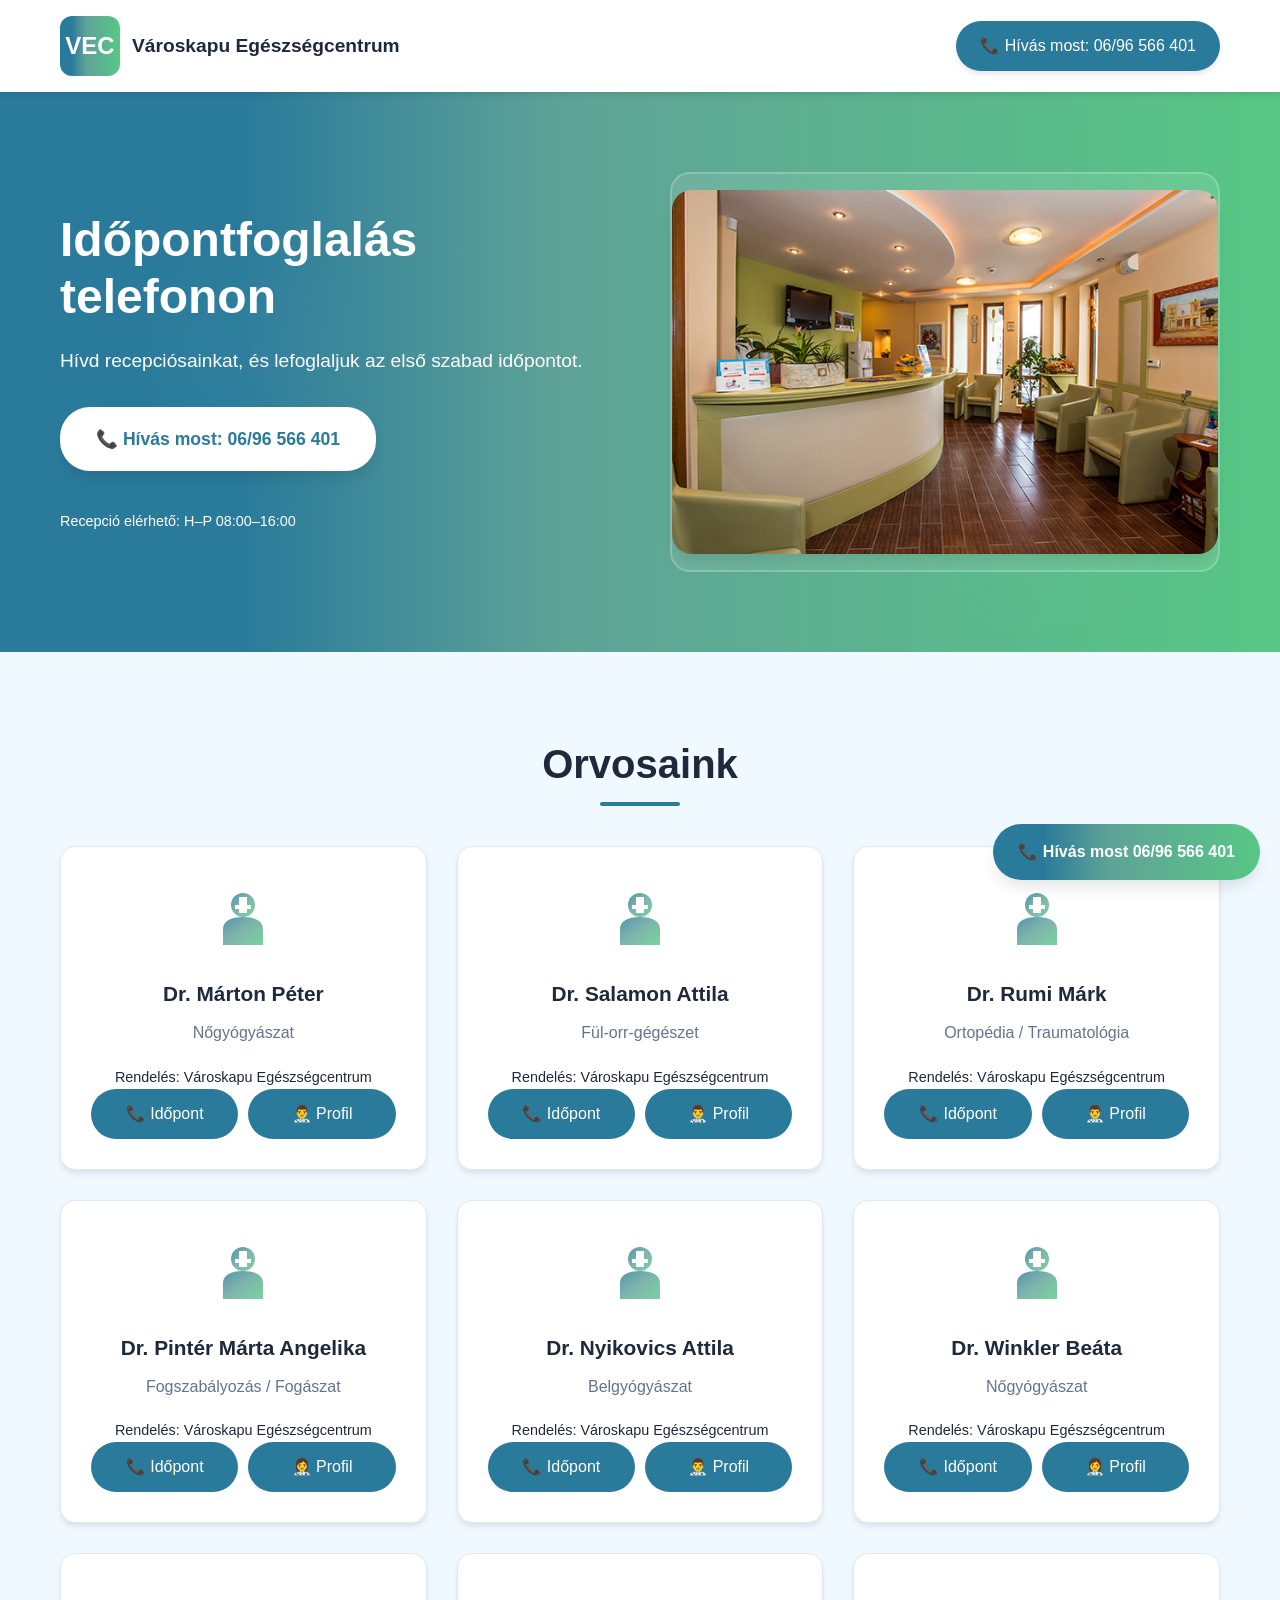
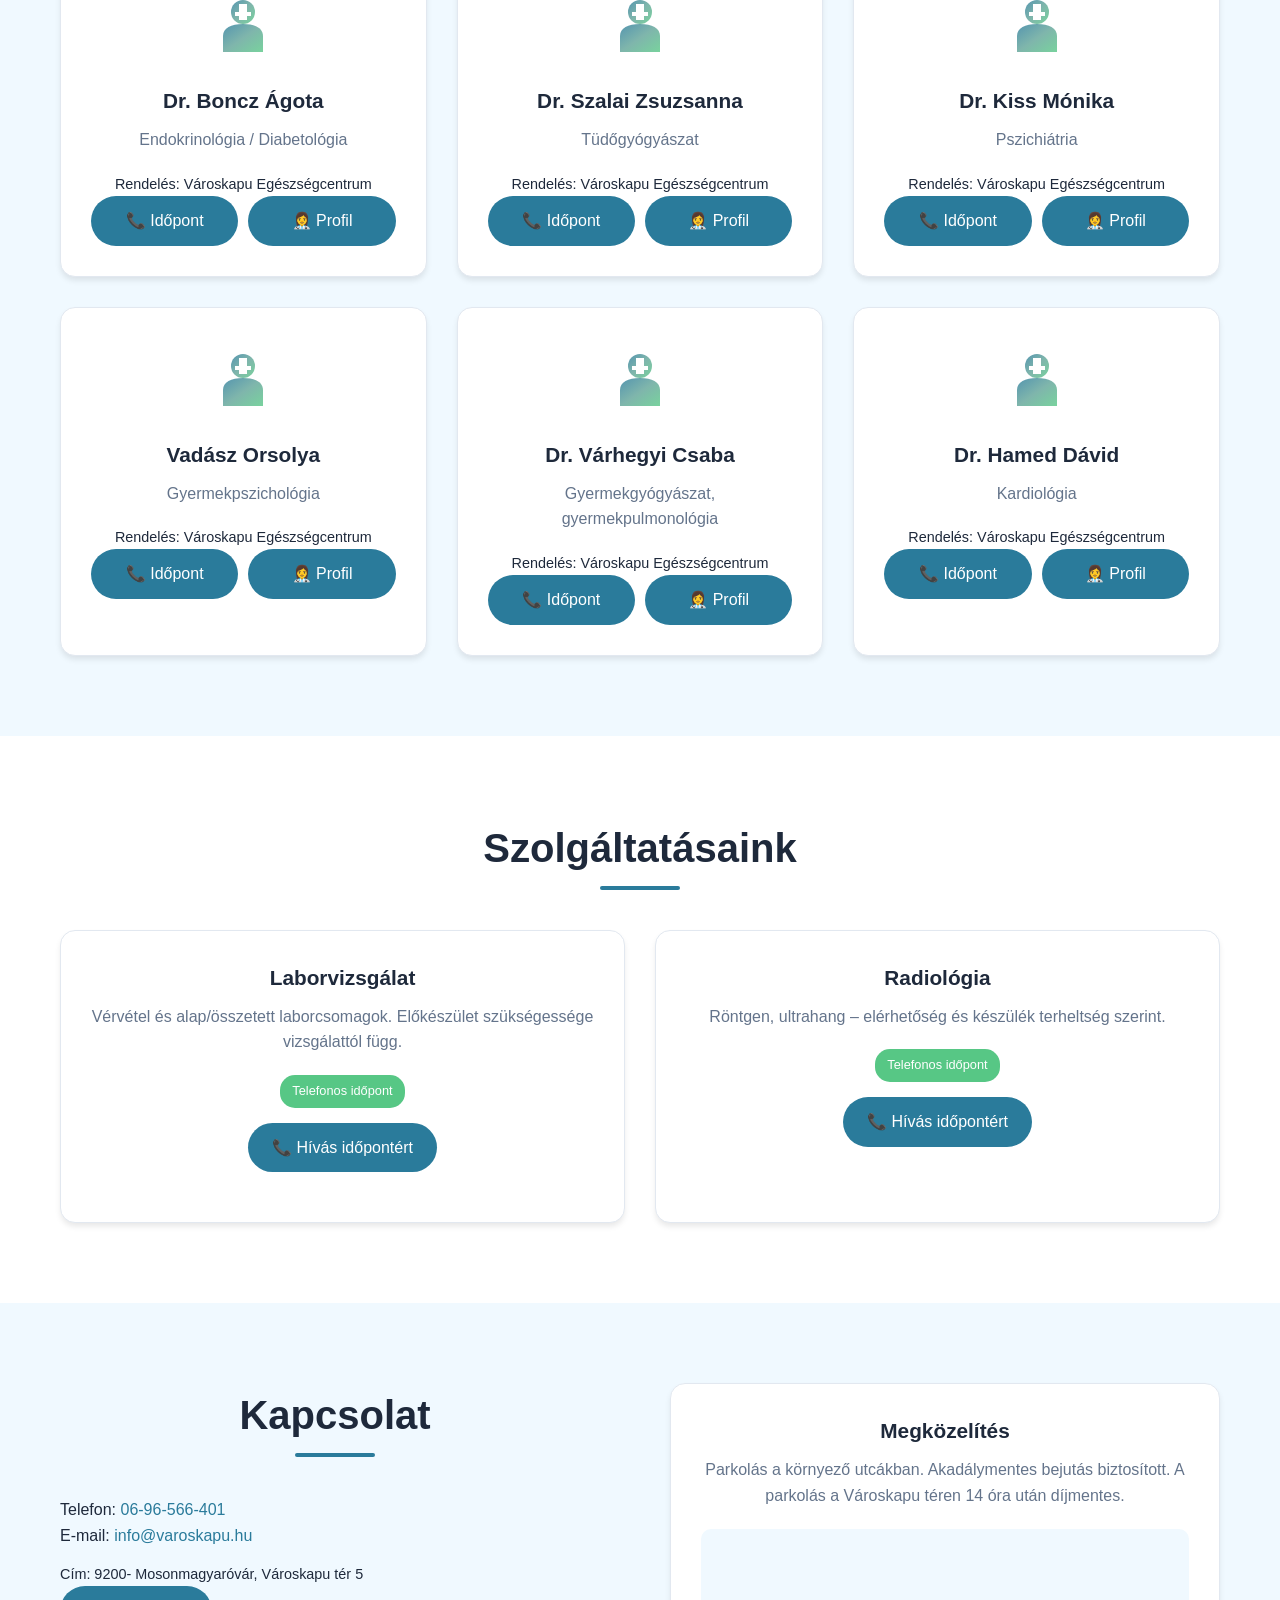
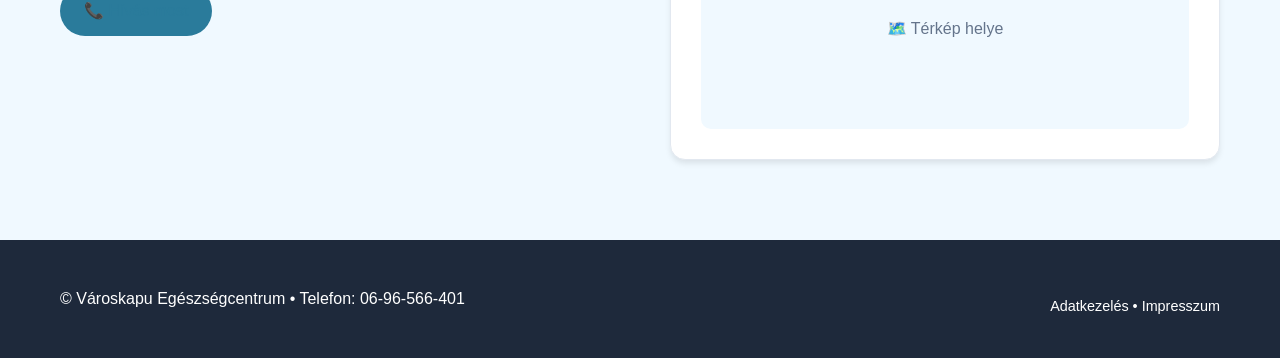
<file: index.html>
<!doctype html>
<html lang="hu">
<head>
  <meta charset="utf-8">
  <meta name="viewport" content="width=device-width, initial-scale=1">
  <title>Városkapu Egészségcentrum – Időpontfoglalás telefonon</title>
  <meta name="description" content="Városkapu Egészségcentrum – Mosonmagyaróvár. Időpontfoglalás telefonon: 06-96-566-401. Orvosaink, laborvizsgálat és radiológia.">
  <style>
    * {
      margin: 0;
      padding: 0;
      box-sizing: border-box;
    }

    :root {
      --primary-color: #2a7b9b;
      --primary-hover: #1f5f7a;
      --secondary-color: #f0f9ff;
      --accent-color: #57c785;
      --text-dark: #1e293b;
      --text-light: #64748b;
      --white: #ffffff;
      --border-color: #e2e8f0;
      --shadow: 0 4px 6px -1px rgba(0, 0, 0, 0.1);
      --shadow-lg: 0 10px 15px -3px rgba(0, 0, 0, 0.1);
      --gradient: linear-gradient(90deg, rgba(42, 123, 155, 1) 19%, rgba(95, 163, 151, 1) 44%, rgba(87, 199, 133, 1) 100%);
      --medical-gradient: linear-gradient(90deg, rgba(42, 123, 155, 1) 19%, rgba(95, 163, 151, 1) 44%, rgba(87, 199, 133, 1) 100%);
    }

    body {
      font-family: 'Segoe UI', Tahoma, Geneva, Verdana, sans-serif;
      line-height: 1.6;
      color: var(--text-dark);
      background-color: var(--white);
    }

    .container {
      max-width: 1200px;
      margin: 0 auto;
      padding: 0 20px;
    }

    /* Header Styles */
    .header {
      background: var(--white);
      box-shadow: var(--shadow);
      position: sticky;
      top: 0;
      z-index: 1000;
      transition: all 0.3s ease;
    }

    .header-inner {
      display: flex;
      justify-content: space-between;
      align-items: center;
      padding: 1rem 20px;
    }

    .brand {
      display: flex;
      align-items: center;
      gap: 12px;
      text-decoration: none;
      color: var(--text-dark);
      font-weight: 600;
      font-size: 1.2rem;
      transition: transform 0.3s ease;
    }

    .brand:hover {
      transform: scale(1.05);
    }

    .logo {
      width: 60px;
      height: 60px;
      border-radius: 12px;
      transition: transform 0.3s ease;
    }

    .brand:hover .logo {
      transform: rotate(5deg);
    }

    .header-cta {
      background: var(--primary-color);
      color: var(--white);
      padding: 12px 24px;
      text-decoration: none;
      border-radius: 25px;
      font-weight: 500;
      transition: all 0.3s ease;
      box-shadow: var(--shadow);
    }

    .header-cta:hover {
      background: var(--primary-hover);
      transform: translateY(-2px);
      box-shadow: var(--shadow-lg);
    }

    /* Hero Section */
    .hero {
      background: var(--medical-gradient);
      color: var(--white);
      padding: 80px 0;
      position: relative;
      overflow: hidden;
    }

    .hero::before {
      content: '';
      position: absolute;
      top: 0;
      left: 0;
      right: 0;
      bottom: 0;
      background: url('data:image/svg+xml,<svg xmlns="http://www.w3.org/2000/svg" viewBox="0 0 1000 1000"><defs><radialGradient id="a"><stop offset="0%" stop-color="white" stop-opacity="0.1"/><stop offset="100%" stop-color="white" stop-opacity="0"/></radialGradient></defs><circle cx="200" cy="200" r="100" fill="url(%23a)"/><circle cx="800" cy="300" r="150" fill="url(%23a)"/><circle cx="400" cy="700" r="80" fill="url(%23a)"/></svg>') no-repeat;
      background-size: cover;
      opacity: 0.3;
    }

    .container-hero-inner {
      display: grid;
      grid-template-columns: 1fr 1fr;
      gap: 60px;
      align-items: center;
      position: relative;
      z-index: 1;
    }

    .hero h1 {
      font-size: 3rem;
      font-weight: 700;
      margin-bottom: 20px;
      line-height: 1.2;
      animation: fadeInUp 0.8s ease-out;
    }

    .hero p {
      font-size: 1.2rem;
      margin-bottom: 30px;
      opacity: 0.9;
      animation: fadeInUp 0.8s ease-out 0.2s both;
    }

    .cta {
      display: inline-block;
      background: var(--white);
      color: var(--primary-color);
      padding: 18px 36px;
      text-decoration: none;
      border-radius: 30px;
      font-weight: 600;
      font-size: 1.1rem;
      transition: all 0.3s ease;
      box-shadow: var(--shadow-lg);
      animation: fadeInUp 0.8s ease-out 0.4s both, pulse 2s infinite;
      position: relative;
      overflow: hidden;
    }

    .cta::before {
      content: '';
      position: absolute;
      top: 50%;
      left: 50%;
      width: 0;
      height: 0;
      background: rgba(42, 123, 155, 0.1);
      border-radius: 50%;
      transform: translate(-50%, -50%);
      transition: all 0.6s ease;
    }

    .cta:hover::before {
      width: 300px;
      height: 300px;
    }

    .cta:hover {
      transform: translateY(-3px) scale(1.05);
      box-shadow: 0 15px 25px -5px rgba(42, 123, 155, 0.3);
      background: var(--secondary-color);
    }

    @keyframes pulse {
      0%, 100% {
        box-shadow: 0 15px 25px -5px rgba(42, 123, 155, 0.4);
      }
      50% {
        box-shadow: 0 15px 35px -5px rgba(87, 199, 133, 0.6);
      }
    }

    .hero-image {
      position: relative;
      animation: fadeInRight 0.8s ease-out 0.6s both;
    }

    .hero-image img {
      width: 100%;
      height: auto;
      border-radius: 20px;
      box-shadow: var(--shadow-lg);
      transition: transform 0.3s ease;
    }

    .hero-image:hover img {
      transform: scale(1.05);
    }

    .small {
      font-size: 0.9rem;
      opacity: 0.8;
      margin-top: 15px;
      animation: fadeInUp 0.8s ease-out 0.6s both;
    }

    /* Section Styles */
    .section {
      padding: 80px 0;
    }

    .section:nth-child(even) {
      background: var(--secondary-color);
    }

    .section h2 {
      font-size: 2.5rem;
      text-align: center;
      margin-bottom: 50px;
      color: var(--text-dark);
      position: relative;
    }

    .section h2::after {
      content: '';
      position: absolute;
      bottom: -10px;
      left: 50%;
      transform: translateX(-50%);
      width: 80px;
      height: 4px;
      background: var(--primary-color);
      border-radius: 2px;
    }

    /* Grid Layout */
    .grid {
      display: grid;
      grid-template-columns: repeat(auto-fit, minmax(300px, 1fr));
      gap: 30px;
      margin-top: 40px;
    }

    /* Card Styles */
    .card {
      background: var(--white);
      border-radius: 15px;
      padding: 30px;
      box-shadow: var(--shadow);
      transition: all 0.3s ease;
      border: 1px solid var(--border-color);
      position: relative;
      overflow: hidden;
      text-align: center;
    }

    .card::before {
      content: '';
      position: absolute;
      top: 0;
      left: 0;
      right: 0;
      height: 4px;
      background: var(--medical-gradient);
      transform: scaleX(0);
      transition: transform 0.3s ease;
    }

    .card:hover {
      transform: translateY(-8px);
      box-shadow: var(--shadow-lg);
    }

    .card:hover::before {
      transform: scaleX(1);
    }

    .card h3 {
      font-size: 1.3rem;
      margin-bottom: 10px;
      color: var(--text-dark);
    }

    .card p {
      color: var(--text-light);
      margin-bottom: 20px;
    }

    .doctor-image {
      display: flex;
      justify-content: center;
      margin-bottom: 20px;
    }

    .doctor-image svg {
      transition: transform 0.3s ease;
    }

    .card:hover .doctor-image svg {
      transform: scale(1.1) rotate(5deg);
    }

    .doctor-buttons {
      display: flex;
      gap: 10px;
      justify-content: center;
      flex-wrap: wrap;
    }

    .btn-primary {
      background: var(--primary-color);
      flex: 1;
      min-width: 120px;
    }

    .btn-secondary {
      background: var(--accent-color);
      flex: 1;
      min-width: 120px;
    }

    .btn-secondary:hover {
      background: #45b373;
    }

    .btn {
      display: inline-block;
      background: var(--primary-color);
      color: var(--white);
      padding: 12px 24px;
      text-decoration: none;
      border-radius: 25px;
      font-weight: 500;
      transition: all 0.3s ease;
      border: none;
      cursor: pointer;
    }

    .btn:hover {
      background: var(--primary-hover);
      transform: translateY(-2px);
    }

    .badge {
      display: inline-block;
      background: var(--accent-color);
      color: var(--white);
      padding: 6px 12px;
      border-radius: 15px;
      font-size: 0.8rem;
      font-weight: 500;
      margin-bottom: 15px;
    }

    /* Contact Section */
    .kapcsolat {
      display: grid;
      grid-template-columns: 1fr 1fr;
      gap: 60px;
      align-items: start;
    }

    .kapcsolat a {
      color: var(--primary-color);
      text-decoration: none;
      transition: color 0.3s ease;
    }

    .kapcsolat a:hover {
      color: var(--primary-hover);
    }

    /* Footer */
    .footer {
      background: var(--text-dark);
      color: var(--white);
      padding: 40px 0;
    }

    .footer .container {
      display: flex;
      justify-content: space-between;
      align-items: center;
    }

    .footer .small {
      opacity: 0.7;
    }

    /* Sticky CTA */
    .sticky-cta {
      position: fixed;
      bottom: 20px;
      right: 20px;
      z-index: 1000;
      animation: slideInUp 0.5s ease-out;
    }

    .sticky-cta a {
      display: block;
      background: var(--medical-gradient);
      color: var(--white);
      padding: 15px 25px;
      border-radius: 30px;
      text-decoration: none;
      font-weight: 600;
      box-shadow: var(--shadow-lg);
      transition: all 0.3s ease;
      animation: floatUpDown 3s ease-in-out infinite;
    }

    @keyframes floatUpDown {
      0%, 100% {
        transform: translateY(0px);
      }
      50% {
        transform: translateY(-5px);
      }
    }

    .sticky-cta a:hover {
      transform: translateY(-3px);
      box-shadow: 0 15px 25px -5px rgba(0, 0, 0, 0.3);
    }

    /* Animations */
    @keyframes fadeInUp {
      from {
        opacity: 0;
        transform: translateY(30px);
      }
      to {
        opacity: 1;
        transform: translateY(0);
      }
    }

    @keyframes fadeInRight {
      from {
        opacity: 0;
        transform: translateX(30px);
      }
      to {
        opacity: 1;
        transform: translateX(0);
      }
    }

    @keyframes slideInUp {
      from {
        transform: translateY(100px);
        opacity: 0;
      }
      to {
        transform: translateY(0);
        opacity: 1;
      }
    }

    /* Scroll animations */
    .scroll-reveal {
      opacity: 0;
      transform: translateY(50px);
      transition: all 0.6s ease;
    }

    .scroll-reveal.revealed {
      opacity: 1;
      transform: translateY(0);
    }

    /* Responsive Design */
    @media (max-width: 768px) {
      .container-hero-inner {
        grid-template-columns: 1fr;
        gap: 40px;
        text-align: center;
      }

      .hero h1 {
        font-size: 2.2rem;
      }

      .header-inner {
        flex-direction: column;
        gap: 20px;
        text-align: center;
      }

      .brand-text {
        display: none;
      }

      .grid {
        grid-template-columns: 1fr;
      }

      .kapcsolat {
        grid-template-columns: 1fr;
        gap: 40px;
      }

      .footer .container {
        flex-direction: column;
        gap: 20px;
        text-align: center;
      }

      .section h2 {
        font-size: 2rem;
      }

      .sticky-cta {
        bottom: 10px;
        right: 10px;
      }

      .sticky-cta a {
        padding: 12px 20px;
        font-size: 0.9rem;
      }
    }

    @media (max-width: 480px) {
      .hero {
        padding: 60px 0;
      }

      .hero h1 {
        font-size: 1.8rem;
      }

      .section {
        padding: 60px 0;
      }

      .card {
        padding: 20px;
      }
    }

    /* Loading animation */
    .page-loader {
      position: fixed;
      top: 0;
      left: 0;
      width: 100%;
      height: 100%;
      background: var(--white);
      display: flex;
      justify-content: center;
      align-items: center;
      z-index: 10000;
      transition: opacity 0.5s ease;
    }

    .loader {
      width: 50px;
      height: 50px;
      border: 4px solid var(--border-color);
      border-top: 4px solid var(--primary-color);
      border-radius: 50%;
      animation: spin 1s linear infinite;
    }

    @keyframes spin {
      0% { transform: rotate(0deg); }
      100% { transform: rotate(360deg); }
    }

    .page-loader.hidden {
      opacity: 0;
      pointer-events: none;
    }
  </style>
</head>
<body>
  <!-- Page Loader -->
  <div class="page-loader" id="pageLoader">
    <div class="loader"></div>
  </div>

  <header class="header">
    <div class="header-inner container">
      <a class="brand" href="/">
        <div class="logo" style="width: 60px; height: 60px; background: var(--medical-gradient); border-radius: 12px; display: flex; align-items: center; justify-content: center; color: white; font-weight: bold; font-size: 1.5rem;">VEC</div>
        <span class="brand-text">Városkapu Egészségcentrum</span>
      </a>
      <a href="tel:+3696566401" class="header-cta" data-label="header_cta">📞 Hívás most: 06/96 566 401</a>
    </div>
  </header>

  <main>
    <section class="hero">
      <div class="container">
        <div class="container-hero-inner" id="hero-inner">
          <div id="hero-cta">
            <h1>Időpontfoglalás telefonon</h1>
            <p>Hívd recepciósainkat, és lefoglaljuk az első szabad időpontot.</p>
            <p>
              <a class="cta" href="tel:+3696566401" data-label="hero_cta">
                📞 Hívás most: 06/96 566 401
              </a>
            </p>
            <div class="small">Recepció elérhető: H–P 08:00–16:00</div>
          </div>

          <div class="hero-image">
            <div style="width: 100%; height: 400px; background: rgba(255,255,255,0.1); border-radius: 20px; display: flex; align-items: center; justify-content: center; color: white; font-size: 1.2rem; backdrop-filter: blur(10px); border: 2px solid rgba(255,255,255,0.2);">
              <img

  src="IMG_2828.jpg"

  alt="Recepció – Városkapu Egészségcentrum"

  decoding="async"

  fetchpriority="high"

  loading="eager"

/>
            </div>
          </div>
        </div>
      </div>
    </section>

    <section class="section scroll-reveal">
      <div class="container">
        <h2>Orvosaink</h2>
        <div class="grid">
          <article class="card">
            <div class="doctor-image">
              <svg width="80" height="80" viewBox="0 0 100 100" xmlns="http://www.w3.org/2000/svg">
                <defs>
                  <linearGradient id="doctorGrad1" x1="0%" y1="0%" x2="100%" y2="100%">
                    <stop offset="0%" style="stop-color:#2a7b9b;stop-opacity:1" />
                    <stop offset="50%" style="stop-color:#5fa397;stop-opacity:1" />
                    <stop offset="100%" style="stop-color:#57c785;stop-opacity:1" />
                  </linearGradient>
                </defs>
                <circle cx="50" cy="35" r="15" fill="url(#doctorGrad1)" opacity="0.8"/>
                <path d="M25 65 C25 55, 35 50, 50 50 C65 50, 75 55, 75 65 L75 85 L25 85 Z" fill="url(#doctorGrad1)" opacity="0.8"/>
                <path d="M45 25 L55 25 L55 45 L45 45 Z" fill="white"/>
                <path d="M40 35 L60 35 L60 40 L40 40 Z" fill="white"/>
              </svg>
            </div>
            <h3>Dr. Márton Péter</h3>
            <p>Nőgyógyászat</p>
            <div class="small">Rendelés: Városkapu Egészségcentrum</div>
            <div class="doctor-buttons">
              <a class="btn btn-primary" href="tel:+3696566401" data-label="orvos_kartya_dr-marton-peter">📞 Időpont</a>
              <a class="btn btn-secondary" href="/orvosok/dr-marton-peter" data-label="orvos_profil_dr-marton-peter">👨‍⚕️ Profil</a>
            </div>
          </article>
          <article class="card">
            <div class="doctor-image">
              <svg width="80" height="80" viewBox="0 0 100 100" xmlns="http://www.w3.org/2000/svg">
                <defs>
                  <linearGradient id="doctorGrad2" x1="0%" y1="0%" x2="100%" y2="100%">
                    <stop offset="0%" style="stop-color:#2a7b9b;stop-opacity:1" />
                    <stop offset="50%" style="stop-color:#5fa397;stop-opacity:1" />
                    <stop offset="100%" style="stop-color:#57c785;stop-opacity:1" />
                  </linearGradient>
                </defs>
                <circle cx="50" cy="35" r="15" fill="url(#doctorGrad2)" opacity="0.8"/>
                <path d="M25 65 C25 55, 35 50, 50 50 C65 50, 75 55, 75 65 L75 85 L25 85 Z" fill="url(#doctorGrad2)" opacity="0.8"/>
                <path d="M45 25 L55 25 L55 45 L45 45 Z" fill="white"/>
                <path d="M40 35 L60 35 L60 40 L40 40 Z" fill="white"/>
              </svg>
            </div>
            <h3>Dr. Salamon Attila</h3>
            <p>Fül-orr-gégészet</p>
            <div class="small">Rendelés: Városkapu Egészségcentrum</div>
            <div class="doctor-buttons">
              <a class="btn btn-primary" href="tel:+3696566401" data-label="orvos_kartya_dr-salamon-attila">📞 Időpont</a>
              <a class="btn btn-secondary" href="/orvosok/dr-salamon-attila" data-label="orvos_profil_dr-salamon-attila">👨‍⚕️ Profil</a>
            </div>
          </article>
          <article class="card">
            <div class="doctor-image">
              <svg width="80" height="80" viewBox="0 0 100 100" xmlns="http://www.w3.org/2000/svg">
                <defs>
                  <linearGradient id="doctorGrad3" x1="0%" y1="0%" x2="100%" y2="100%">
                    <stop offset="0%" style="stop-color:#2a7b9b;stop-opacity:1" />
                    <stop offset="50%" style="stop-color:#5fa397;stop-opacity:1" />
                    <stop offset="100%" style="stop-color:#57c785;stop-opacity:1" />
                  </linearGradient>
                </defs>
                <circle cx="50" cy="35" r="15" fill="url(#doctorGrad3)" opacity="0.8"/>
                <path d="M25 65 C25 55, 35 50, 50 50 C65 50, 75 55, 75 65 L75 85 L25 85 Z" fill="url(#doctorGrad3)" opacity="0.8"/>
                <path d="M45 25 L55 25 L55 45 L45 45 Z" fill="white"/>
                <path d="M40 35 L60 35 L60 40 L40 40 Z" fill="white"/>
              </svg>
            </div>
            <h3>Dr. Rumi Márk</h3>
            <p>Ortopédia / Traumatológia</p>
            <div class="small">Rendelés: Városkapu Egészségcentrum</div>
            <div class="doctor-buttons">
              <a class="btn btn-primary" href="tel:+3696566401" data-label="orvos_kartya_dr-rumi-mark">📞 Időpont</a>
              <a class="btn btn-secondary" href="/orvosok/dr-rumi-mark" data-label="orvos_profil_dr-rumi-mark">👨‍⚕️ Profil</a>
            </div>
          </article>
          <article class="card">
            <div class="doctor-image">
              <svg width="80" height="80" viewBox="0 0 100 100" xmlns="http://www.w3.org/2000/svg">
                <defs>
                  <linearGradient id="doctorGrad4" x1="0%" y1="0%" x2="100%" y2="100%">
                    <stop offset="0%" style="stop-color:#2a7b9b;stop-opacity:1" />
                    <stop offset="50%" style="stop-color:#5fa397;stop-opacity:1" />
                    <stop offset="100%" style="stop-color:#57c785;stop-opacity:1" />
                  </linearGradient>
                </defs>
                <circle cx="50" cy="35" r="15" fill="url(#doctorGrad4)" opacity="0.8"/>
                <path d="M25 65 C25 55, 35 50, 50 50 C65 50, 75 55, 75 65 L75 85 L25 85 Z" fill="url(#doctorGrad4)" opacity="0.8"/>
                <path d="M45 25 L55 25 L55 45 L45 45 Z" fill="white"/>
                <path d="M40 35 L60 35 L60 40 L40 40 Z" fill="white"/>
              </svg>
            </div>
            <h3>Dr. Pintér Márta Angelika</h3>
            <p>Fogszabályozás / Fogászat</p>
            <div class="small">Rendelés: Városkapu Egészségcentrum</div>
            <div class="doctor-buttons">
              <a class="btn btn-primary" href="tel:+3696566401" data-label="orvos_kartya_dr-pinter-marta-angelika">📞 Időpont</a>
              <a class="btn btn-secondary" href="/orvosok/dr-pinter-marta-angelika" data-label="orvos_profil_dr-pinter-marta-angelika">👩‍⚕️ Profil</a>
            </div>
          </article>
          <article class="card">
            <div class="doctor-image">
              <svg width="80" height="80" viewBox="0 0 100 100" xmlns="http://www.w3.org/2000/svg">
                <defs>
                  <linearGradient id="doctorGrad5" x1="0%" y1="0%" x2="100%" y2="100%">
                    <stop offset="0%" style="stop-color:#2a7b9b;stop-opacity:1" />
                    <stop offset="50%" style="stop-color:#5fa397;stop-opacity:1" />
                    <stop offset="100%" style="stop-color:#57c785;stop-opacity:1" />
                  </linearGradient>
                </defs>
                <circle cx="50" cy="35" r="15" fill="url(#doctorGrad5)" opacity="0.8"/>
                <path d="M25 65 C25 55, 35 50, 50 50 C65 50, 75 55, 75 65 L75 85 L25 85 Z" fill="url(#doctorGrad5)" opacity="0.8"/>
                <path d="M45 25 L55 25 L55 45 L45 45 Z" fill="white"/>
                <path d="M40 35 L60 35 L60 40 L40 40 Z" fill="white"/>
              </svg>
            </div>
            <h3>Dr. Nyikovics Attila</h3>
            <p>Belgyógyászat</p>
            <div class="small">Rendelés: Városkapu Egészségcentrum</div>
            <div class="doctor-buttons">
              <a class="btn btn-primary" href="tel:+3696566401" data-label="orvos_kartya_dr-nyikovics-attila">📞 Időpont</a>
              <a class="btn btn-secondary" href="/orvosok/dr-nyikovics-attila" data-label="orvos_profil_dr-nyikovics-attila">👨‍⚕️ Profil</a>
            </div>
          </article>
          <article class="card">
            <div class="doctor-image">
              <svg width="80" height="80" viewBox="0 0 100 100" xmlns="http://www.w3.org/2000/svg">
                <defs>
                  <linearGradient id="doctorGrad6" x1="0%" y1="0%" x2="100%" y2="100%">
                    <stop offset="0%" style="stop-color:#2a7b9b;stop-opacity:1" />
                    <stop offset="50%" style="stop-color:#5fa397;stop-opacity:1" />
                    <stop offset="100%" style="stop-color:#57c785;stop-opacity:1" />
                  </linearGradient>
                </defs>
                <circle cx="50" cy="35" r="15" fill="url(#doctorGrad6)" opacity="0.8"/>
                <path d="M25 65 C25 55, 35 50, 50 50 C65 50, 75 55, 75 65 L75 85 L25 85 Z" fill="url(#doctorGrad6)" opacity="0.8"/>
                <path d="M45 25 L55 25 L55 45 L45 45 Z" fill="white"/>
                <path d="M40 35 L60 35 L60 40 L40 40 Z" fill="white"/>
              </svg>
            </div>
            <h3>Dr. Winkler Beáta</h3>
            <p>Nőgyógyászat</p>
            <div class="small">Rendelés: Városkapu Egészségcentrum</div>
            <div class="doctor-buttons">
              <a class="btn btn-primary" href="tel:+3696566401" data-label="orvos_kartya_dr-winkler-beata">📞 Időpont</a>
              <a class="btn btn-secondary" href="/orvosok/dr-winkler-beata" data-label="orvos_profil_dr-winkler-beata">👩‍⚕️ Profil</a>
            </div>
          </article>
          <article class="card">
            <div class="doctor-image">
              <svg width="80" height="80" viewBox="0 0 100 100" xmlns="http://www.w3.org/2000/svg">
                <defs>
                  <linearGradient id="doctorGrad7" x1="0%" y1="0%" x2="100%" y2="100%">
                    <stop offset="0%" style="stop-color:#2a7b9b;stop-opacity:1" />
                    <stop offset="50%" style="stop-color:#5fa397;stop-opacity:1" />
                    <stop offset="100%" style="stop-color:#57c785;stop-opacity:1" />
                  </linearGradient>
                </defs>
                <circle cx="50" cy="35" r="15" fill="url(#doctorGrad7)" opacity="0.8"/>
                <path d="M25 65 C25 55, 35 50, 50 50 C65 50, 75 55, 75 65 L75 85 L25 85 Z" fill="url(#doctorGrad7)" opacity="0.8"/>
                <path d="M45 25 L55 25 L55 45 L45 45 Z" fill="white"/>
                <path d="M40 35 L60 35 L60 40 L40 40 Z" fill="white"/>
              </svg>
            </div>
            <h3>Dr. Boncz Ágota</h3>
            <p>Endokrinológia / Diabetológia</p>
            <div class="small">Rendelés: Városkapu Egészségcentrum</div>
            <div class="doctor-buttons">
              <a class="btn btn-primary" href="tel:+3696566401" data-label="orvos_kartya_dr-boncz-agota">📞 Időpont</a>
              <a class="btn btn-secondary" href="/orvosok/dr-boncz-agota" data-label="orvos_profil_dr-boncz-agota">👩‍⚕️ Profil</a>
            </div>
          </article>
          <article class="card">
            <div class="doctor-image">
              <svg width="80" height="80" viewBox="0 0 100 100" xmlns="http://www.w3.org/2000/svg">
                <defs>
                  <linearGradient id="doctorGrad8" x1="0%" y1="0%" x2="100%" y2="100%">
                    <stop offset="0%" style="stop-color:#2a7b9b;stop-opacity:1" />
                    <stop offset="50%" style="stop-color:#5fa397;stop-opacity:1" />
                    <stop offset="100%" style="stop-color:#57c785;stop-opacity:1" />
                  </linearGradient>
                </defs>
                <circle cx="50" cy="35" r="15" fill="url(#doctorGrad8)" opacity="0.8"/>
                <path d="M25 65 C25 55, 35 50, 50 50 C65 50, 75 55, 75 65 L75 85 L25 85 Z" fill="url(#doctorGrad8)" opacity="0.8"/>
                <path d="M45 25 L55 25 L55 45 L45 45 Z" fill="white"/>
                <path d="M40 35 L60 35 L60 40 L40 40 Z" fill="white"/>
              </svg>
            </div>
            <h3>Dr. Szalai Zsuzsanna</h3>
            <p>Tüdőgyógyászat</p>
            <div class="small">Rendelés: Városkapu Egészségcentrum</div>
            <div class="doctor-buttons">
              <a class="btn btn-primary" href="tel:+3696566401" data-label="orvos_kartya_dr-szalaizsuzsanna">📞 Időpont</a>
              <a class="btn btn-secondary" href="/orvosok/dr-szalai-zsuzsanna" data-label="orvos_profil_dr-szalai-zsuzsanna">👩‍⚕️ Profil</a>
            </div>
          </article>
          <article class="card">
            <div class="doctor-image">
              <svg width="80" height="80" viewBox="0 0 100 100" xmlns="http://www.w3.org/2000/svg">
                <defs>
                  <linearGradient id="doctorGrad9" x1="0%" y1="0%" x2="100%" y2="100%">
                    <stop offset="0%" style="stop-color:#2a7b9b;stop-opacity:1" />
                    <stop offset="50%" style="stop-color:#5fa397;stop-opacity:1" />
                    <stop offset="100%" style="stop-color:#57c785;stop-opacity:1" />
                  </linearGradient>
                </defs>
                <circle cx="50" cy="35" r="15" fill="url(#doctorGrad9)" opacity="0.8"/>
                <path d="M25 65 C25 55, 35 50, 50 50 C65 50, 75 55, 75 65 L75 85 L25 85 Z" fill="url(#doctorGrad9)" opacity="0.8"/>
                <path d="M45 25 L55 25 L55 45 L45 45 Z" fill="white"/>
                <path d="M40 35 L60 35 L60 40 L40 40 Z" fill="white"/>
              </svg>
            </div>
            <h3>Dr. Kiss Mónika</h3>
            <p>Pszichiátria</p>
            <div class="small">Rendelés: Városkapu Egészségcentrum</div>
            <div class="doctor-buttons">
              <a class="btn btn-primary" href="tel:+3696566401" data-label="orvos_kartya_dr-kiss-monika">📞 Időpont</a>
              <a class="btn btn-secondary" href="/orvosok/dr-kiss-monika" data-label="orvos_profil_dr-kiss-monika">👩‍⚕️ Profil</a>
            </div>
          </article>
          <article class="card">
            <div class="doctor-image">
              <svg width="80" height="80" viewBox="0 0 100 100" xmlns="http://www.w3.org/2000/svg">
                <defs>
                  <linearGradient id="doctorGrad9" x1="0%" y1="0%" x2="100%" y2="100%">
                    <stop offset="0%" style="stop-color:#2a7b9b;stop-opacity:1" />
                    <stop offset="50%" style="stop-color:#5fa397;stop-opacity:1" />
                    <stop offset="100%" style="stop-color:#57c785;stop-opacity:1" />
                  </linearGradient>
                </defs>
                <circle cx="50" cy="35" r="15" fill="url(#doctorGrad9)" opacity="0.8"/>
                <path d="M25 65 C25 55, 35 50, 50 50 C65 50, 75 55, 75 65 L75 85 L25 85 Z" fill="url(#doctorGrad9)" opacity="0.8"/>
                <path d="M45 25 L55 25 L55 45 L45 45 Z" fill="white"/>
                <path d="M40 35 L60 35 L60 40 L40 40 Z" fill="white"/>
              </svg>
            </div>
            <h3>Vadász Orsolya</h3>
            <p>Gyermekpszichológia</p>
            <div class="small">Rendelés: Városkapu Egészségcentrum</div>
            <div class="doctor-buttons">
              <a class="btn btn-primary" href="tel:+3696566401" data-label="orvos_kartya_vadasz-orsolya">📞 Időpont</a>
              <a class="btn btn-secondary" href="/orvosok/vadasz-orsolya" data-label="orvos_profil_vadasz-orsolya">👩‍⚕️ Profil</a>
            </div>
          </article>
          <article class="card">
            <div class="doctor-image">
              <svg width="80" height="80" viewBox="0 0 100 100" xmlns="http://www.w3.org/2000/svg">
                <defs>
                  <linearGradient id="doctorGrad9" x1="0%" y1="0%" x2="100%" y2="100%">
                    <stop offset="0%" style="stop-color:#2a7b9b;stop-opacity:1" />
                    <stop offset="50%" style="stop-color:#5fa397;stop-opacity:1" />
                    <stop offset="100%" style="stop-color:#57c785;stop-opacity:1" />
                  </linearGradient>
                </defs>
                <circle cx="50" cy="35" r="15" fill="url(#doctorGrad9)" opacity="0.8"/>
                <path d="M25 65 C25 55, 35 50, 50 50 C65 50, 75 55, 75 65 L75 85 L25 85 Z" fill="url(#doctorGrad9)" opacity="0.8"/>
                <path d="M45 25 L55 25 L55 45 L45 45 Z" fill="white"/>
                <path d="M40 35 L60 35 L60 40 L40 40 Z" fill="white"/>
              </svg>
            </div>
            <h3>Dr. Várhegyi Csaba</h3>
            <p>Gyermekgyógyászat, gyermekpulmonológia</p>
            <div class="small">Rendelés: Városkapu Egészségcentrum</div>
            <div class="doctor-buttons">
              <a class="btn btn-primary" href="tel:+3696566401" data-label="orvos_kartya_dr-varhegyi-csaba">📞 Időpont</a>
              <a class="btn btn-secondary" href="www.varhegyicsaba.hu"  data-label="orvos_profil_dr-varhegyi-csaba">👩‍⚕️ Profil</a>
            </div>
          </article>
          <article class="card">
            <div class="doctor-image">
              <svg width="80" height="80" viewBox="0 0 100 100" xmlns="http://www.w3.org/2000/svg">
                <defs>
                  <linearGradient id="doctorGrad9" x1="0%" y1="0%" x2="100%" y2="100%">
                    <stop offset="0%" style="stop-color:#2a7b9b;stop-opacity:1" />
                    <stop offset="50%" style="stop-color:#5fa397;stop-opacity:1" />
                    <stop offset="100%" style="stop-color:#57c785;stop-opacity:1" />
                  </linearGradient>
                </defs>
                <circle cx="50" cy="35" r="15" fill="url(#doctorGrad9)" opacity="0.8"/>
                <path d="M25 65 C25 55, 35 50, 50 50 C65 50, 75 55, 75 65 L75 85 L25 85 Z" fill="url(#doctorGrad9)" opacity="0.8"/>
                <path d="M45 25 L55 25 L55 45 L45 45 Z" fill="white"/>
                <path d="M40 35 L60 35 L60 40 L40 40 Z" fill="white"/>
              </svg>
            </div>
            <h3>Dr. Hamed Dávid</h3>
            <p>Kardiológia</p>
            <div class="small">Rendelés: Városkapu Egészségcentrum</div>
            <div class="doctor-buttons">
              <a class="btn btn-primary" href="tel:+3696566401" data-label="orvos_kartya_dr-hamed-david">📞 Időpont</a>
              <a class="btn btn-secondary" href="https://drhamed.hu" data-label="orvos_profil_dr-hamed-david">👩‍⚕️ Profil</a>
            </div>
          </article>
        </div>
      </div>
    </section>

    <section id="szolgaltatasok" class="section scroll-reveal" aria-label="Szolgáltatások">
      <div class="container">
        <h2>Szolgáltatásaink</h2>
        <div class="grid">
          <article class="card">
            <h3>Laborvizsgálat</h3>
            <p>Vérvétel és alap/összetett laborcsomagok. Előkészület szükségessége vizsgálattól függ.</p>
            <span class="badge">Telefonos időpont</span>
            <p><a class="btn" href="tel:+3696566401" data-label="labor_cta">📞 Hívás időpontért</a></p>
          </article>
          <article class="card">
            <h3>Radiológia</h3>
            <p>Röntgen, ultrahang – elérhetőség és készülék terheltség szerint.</p>
            <span class="badge">Telefonos időpont</span>
            <p><a class="btn" href="tel:+3696566401" data-label="radiologia_cta">📞 Hívás időpontért</a></p>
          </article>
        </div>
      </div>
    </section>

    <section id="kapcsolat" class="section scroll-reveal">
      <div class="container kapcsolat">
        <div>
          <h2>Kapcsolat</h2>
          <p>Telefon: <a href="tel:+3696566401" data-label="kapcsolat_tel">06-96-566-401</a></p>
          <p>E-mail: <a href="mailto:info@varoskapu.hu">info@varoskapu.hu</a></p>
          <p class="small">Cím: 9200- Mosonmagyaróvár, Városkapu tér 5</p>
          <p><a class="btn" href="tel:+3696566401" data-label="kapcsolat_cta">📞 Hívás most</a></p>
        </div>
        <div>
          <div class="card">
            <h3>Megközelítés</h3>
            <p>Parkolás a környező utcákban. Akadálymentes bejutás biztosított. A parkolás a Városkapu téren 14 óra után díjmentes.</p>
            <div style="width: 100%; height: 200px; background: var(--secondary-color); border-radius: 10px; display: flex; align-items: center; justify-content: center; color: var(--text-light); margin-top: 15px;">
              🗺️ Térkép helye
            </div>
          </div>
        </div>
      </div>
    </section>
  </main>

  <footer class="footer">
    <div class="container">
      <div>© Városkapu Egészségcentrum • Telefon: 06-96-566-401</div>
      <div class="small">Adatkezelés • Impresszum</div>
    </div>
  </footer>

  <div class="sticky-cta" aria-label="Telefonos időpontfoglalás">
    <a href="tel:+3696566401" data-label="sticky_cta">📞 Hívás most 06/96 566 401</a>
  </div>

  <script>
    // Page loader
    window.addEventListener('load', function() {
      const loader = document.getElementById('pageLoader');
      setTimeout(() => {
        loader.classList.add('hidden');
        setTimeout(() => {
          loader.style.display = 'none';
        }, 500);
      }, 1000);
    });

    // Smooth scroll reveal animation
    function revealOnScroll() {
      const reveals = document.querySelectorAll('.scroll-reveal');
      
      reveals.forEach(reveal => {
        const windowHeight = window.innerHeight;
        const elementTop = reveal.getBoundingClientRect().top;
        const elementVisible = 150;
        
        if (elementTop < windowHeight - elementVisible) {
          reveal.classList.add('revealed');
        }
      });
    }

    window.addEventListener('scroll', revealOnScroll);

    // Header scroll effect
    window.addEventListener('scroll', function() {
      const header = document.querySelector('.header');
      if (window.scrollY > 100) {
        header.style.background = 'rgba(255, 255, 255, 0.95)';
        header.style.backdropFilter = 'blur(10px)';
      } else {
        header.style.background = 'var(--white)';
        header.style.backdropFilter = 'none';
      }
    });

    // CTA click tracking
    document.addEventListener('click', function(e) {
      if (e.target.dataset.label) {
        // Here you can add analytics tracking
        console.log('CTA clicked:', e.target.dataset.label);
      }
    });

    // Add hover effects to cards
    document.querySelectorAll('.card').forEach(card => {
      card.addEventListener('mouseenter', function() {
        this.style.transform = 'translateY(-8px) scale(1.02)';
      });
      
      card.addEventListener('mouseleave', function() {
        this.style.transform = 'translateY(0) scale(1)';
      });
    });

    // Animate numbers or add interactive effects
    function animateOnView(entries, observer) {
      entries.forEach(entry => {
        if (entry.isIntersecting) {
          entry.target.style.opacity = '1';
          entry.target.style.transform = 'translateY(0)';
        }
      });
    }

    // Create intersection observer for animations
    const observer = new IntersectionObserver(animateOnView, {
      threshold: 0.1
    });

    // Observe all cards for animation
    document.querySelectorAll('.card').forEach(card => {
      observer.observe(card);
    });

    // Add phone number formatting
    function formatPhoneNumber(phone) {
      return phone.replace(/(\d{2})(\d{2})(\d{3})(\d{3})/, '+36-$1-$2-$3-$4');
    }

    // Initialize page
    document.addEventListener('DOMContentLoaded', function() {
      // Add any initialization code here
      revealOnScroll();
      
      // Add loading states to buttons
      document.querySelectorAll('.btn, .cta').forEach(button => {
        button.addEventListener('click', function() {
          const originalText = this.textContent;
          this.style.opacity = '0.7';
          setTimeout(() => {
            this.style.opacity = '1';
          }, 200);
        });
      });
    });

    // Add touch support for mobile
    if ('ontouchstart' in window) {
      document.body.classList.add('touch-device');
    }
  </script>
</body>
</html>
</file>
